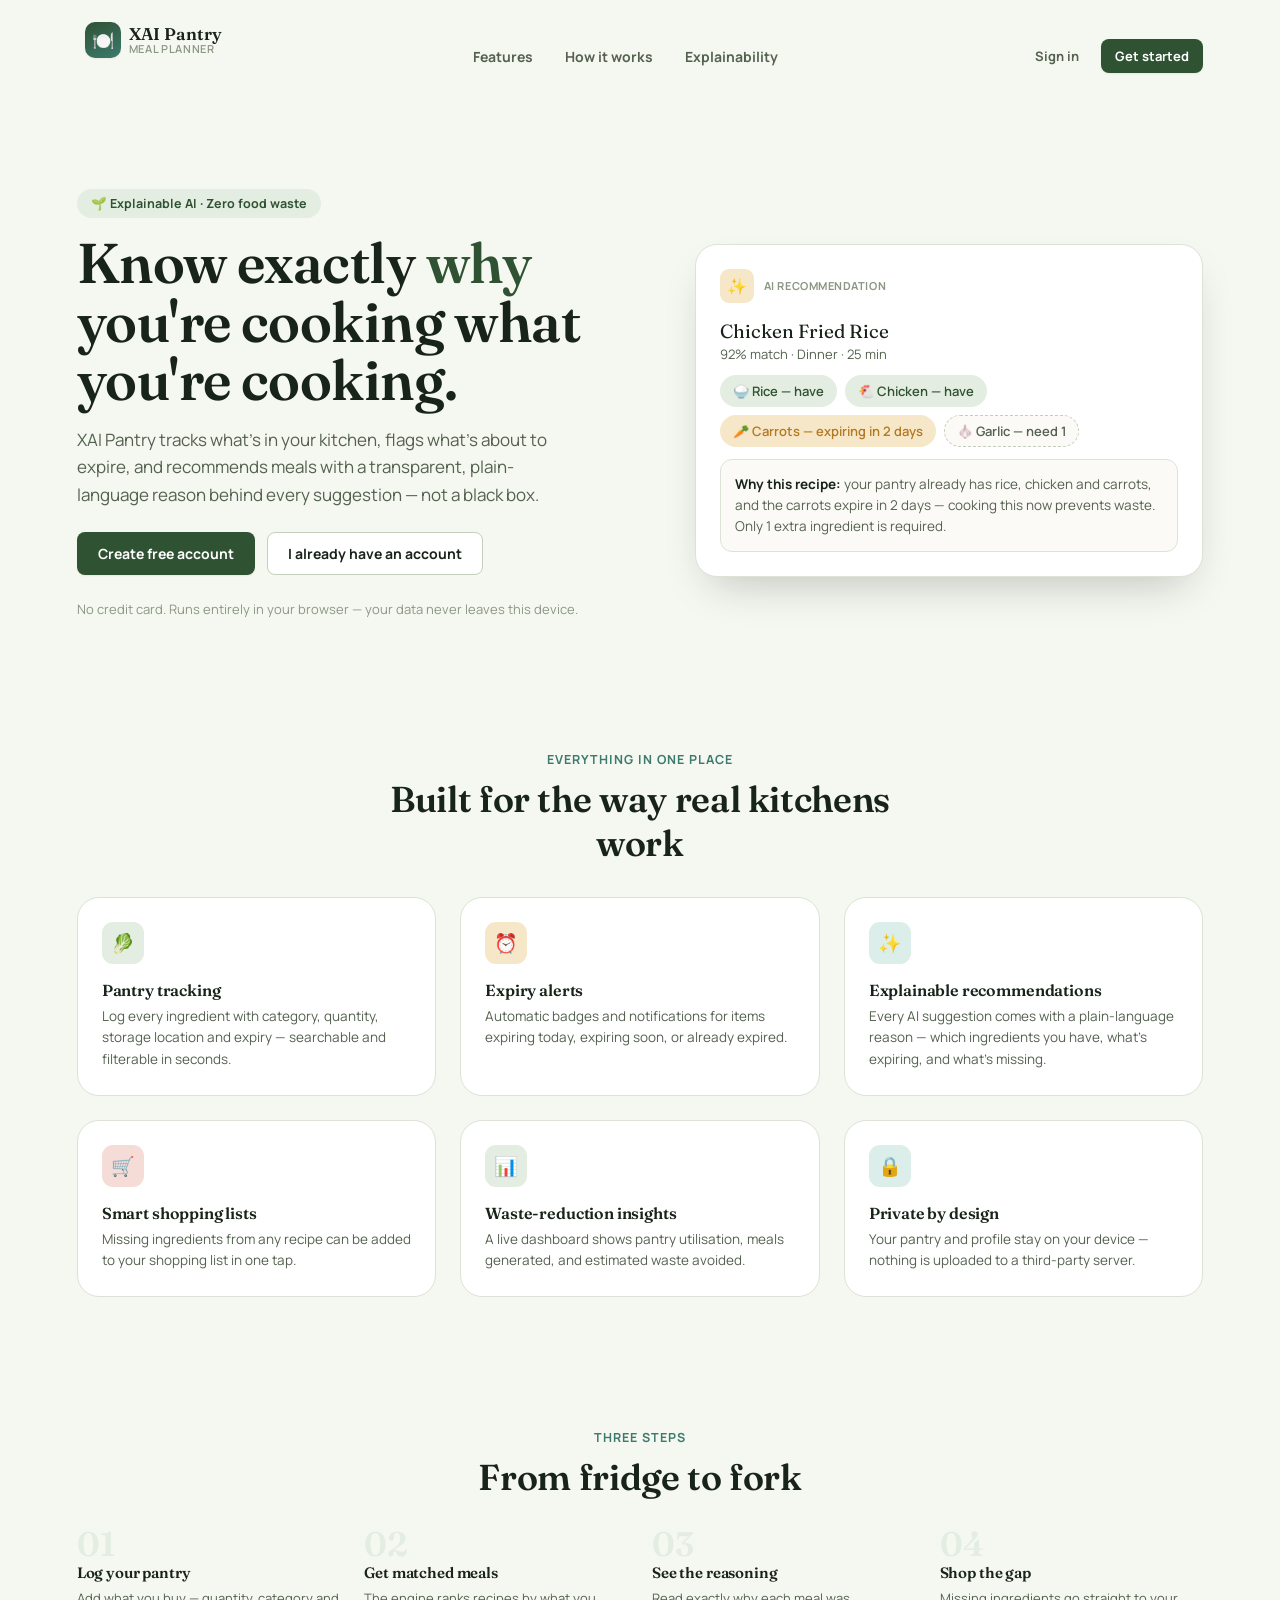
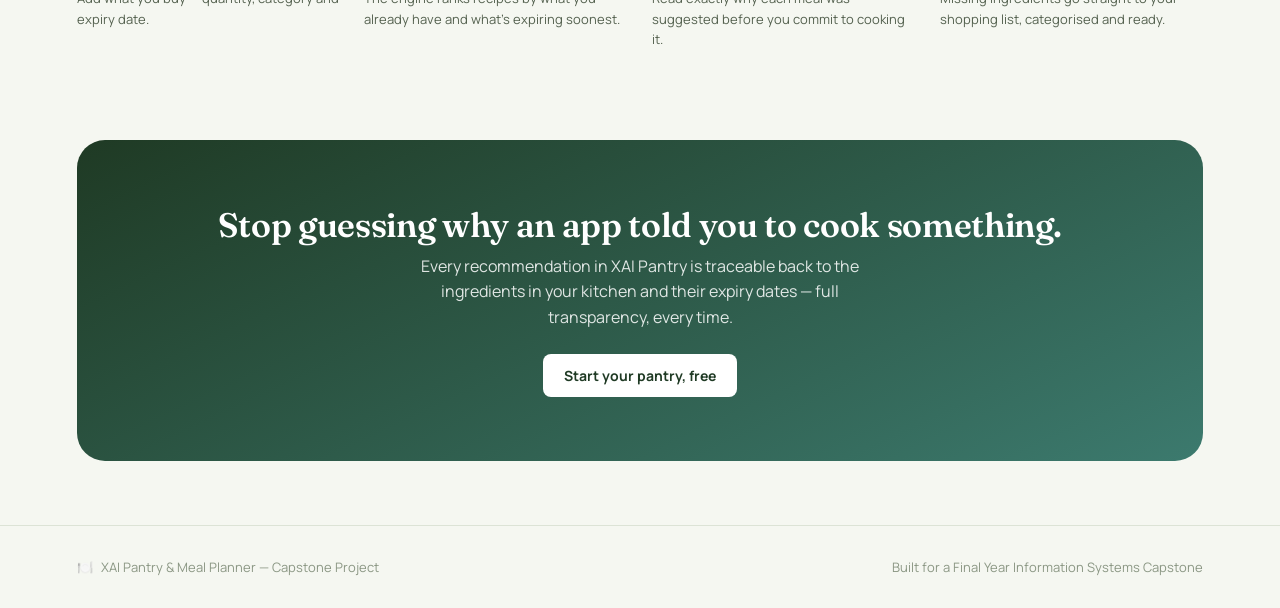
<file: index.html>
<!DOCTYPE html>
<html lang="en">
<head>
<meta charset="UTF-8">
<meta name="viewport" content="width=device-width, initial-scale=1.0">
<title>XAI Pantry — Explainable AI Pantry & Meal Planner</title>
<meta name="description" content="Track your pantry, cut food waste, and get AI meal recommendations that explain exactly why each dish was suggested.">
<link rel="icon" href="data:image/svg+xml,<svg xmlns=%22http://www.w3.org/2000/svg%22 viewBox=%220 0 100 100%22><text y=%22.9em%22 font-size=%2290%22>🍽️</text></svg>">
<link rel="stylesheet" href="assets/css/style.css">
<link rel="stylesheet" href="assets/css/pages.css">
</head>
<body>

<nav class="lp-nav">
  <div class="brand"><div class="brand-mark">🍽️</div><div class="brand-name">XAI Pantry<span>Meal Planner</span></div></div>
  <div class="lp-nav-links">
    <a href="#features">Features</a>
    <a href="#how">How it works</a>
    <a href="#explainable">Explainability</a>
  </div>
  <div class="flex gap-2">
    <a href="login.html" class="btn btn-ghost btn-sm">Sign in</a>
    <a href="register.html" class="btn btn-primary btn-sm">Get started</a>
  </div>
</nav>

<header class="lp-hero">
  <div>
    <span class="eyebrow">🌱 Explainable AI · Zero food waste</span>
    <h1>Know exactly <em>why</em> you're cooking what you're cooking.</h1>
    <p class="lead">XAI Pantry tracks what's in your kitchen, flags what's about to expire, and recommends meals with a transparent, plain-language reason behind every suggestion — not a black box.</p>
    <div class="lp-cta-row">
      <a href="register.html" class="btn btn-primary">Create free account</a>
      <a href="login.html" class="btn btn-secondary">I already have an account</a>
    </div>
    <p class="lp-trust">No credit card. Runs entirely in your browser — your data never leaves this device.</p>
  </div>

  <div class="reasoning-card">
    <div class="rc-head">
      <div class="ic">✨</div>
      <div><div class="text-sm" style="font-weight:700;color:var(--text-faint);text-transform:uppercase;letter-spacing:.05em;font-size:11px;">AI recommendation</div></div>
    </div>
    <div class="rc-recipe">Chicken Fried Rice</div>
    <div class="text-sm muted" style="margin-bottom:10px;">92% match · Dinner · 25 min</div>
    <div class="rc-trail">
      <span class="chip have">🍚 Rice — have</span>
      <span class="chip have">🐔 Chicken — have</span>
      <span class="chip expiring">🥕 Carrots — expiring in 2 days</span>
      <span class="chip missing">🧄 Garlic — need 1</span>
    </div>
    <div class="rc-why"><b>Why this recipe:</b> your pantry already has rice, chicken and carrots, and the carrots expire in 2 days — cooking this now prevents waste. Only 1 extra ingredient is required.</div>
  </div>
</header>

<section class="lp-section" id="features">
  <div class="lp-section-head">
    <span class="kicker">Everything in one place</span>
    <h2>Built for the way real kitchens work</h2>
  </div>
  <div class="feat-grid">
    <div class="feat-card"><div class="ic" style="background:var(--basil-100);color:var(--basil-700)">🥬</div><h3>Pantry tracking</h3><p>Log every ingredient with category, quantity, storage location and expiry — searchable and filterable in seconds.</p></div>
    <div class="feat-card"><div class="ic" style="background:var(--gold-100);color:var(--gold-600)">⏰</div><h3>Expiry alerts</h3><p>Automatic badges and notifications for items expiring today, expiring soon, or already expired.</p></div>
    <div class="feat-card"><div class="ic" style="background:var(--herb-100);color:var(--herb-600)">✨</div><h3>Explainable recommendations</h3><p>Every AI suggestion comes with a plain-language reason — which ingredients you have, what's expiring, and what's missing.</p></div>
    <div class="feat-card"><div class="ic" style="background:var(--clay-100);color:var(--clay-600)">🛒</div><h3>Smart shopping lists</h3><p>Missing ingredients from any recipe can be added to your shopping list in one tap.</p></div>
    <div class="feat-card"><div class="ic" style="background:var(--basil-100);color:var(--basil-700)">📊</div><h3>Waste-reduction insights</h3><p>A live dashboard shows pantry utilisation, meals generated, and estimated waste avoided.</p></div>
    <div class="feat-card"><div class="ic" style="background:var(--herb-100);color:var(--herb-600)">🔒</div><h3>Private by design</h3><p>Your pantry and profile stay on your device — nothing is uploaded to a third-party server.</p></div>
  </div>
</section>

<section class="lp-section" id="how">
  <div class="lp-section-head">
    <span class="kicker">Three steps</span>
    <h2>From fridge to fork</h2>
  </div>
  <div class="steps-row">
    <div class="step-card"><div class="num">01</div><h4>Log your pantry</h4><p>Add what you buy — quantity, category and expiry date.</p></div>
    <div class="step-card"><div class="num">02</div><h4>Get matched meals</h4><p>The engine ranks recipes by what you already have and what's expiring soonest.</p></div>
    <div class="step-card"><div class="num">03</div><h4>See the reasoning</h4><p>Read exactly why each meal was suggested before you commit to cooking it.</p></div>
    <div class="step-card"><div class="num">04</div><h4>Shop the gap</h4><p>Missing ingredients go straight to your shopping list, categorised and ready.</p></div>
  </div>
</section>

<section class="lp-cta-banner" id="explainable">
  <h2>Stop guessing why an app told you to cook something.</h2>
  <p>Every recommendation in XAI Pantry is traceable back to the ingredients in your kitchen and their expiry dates — full transparency, every time.</p>
  <a href="register.html" class="btn" style="background:#fff;color:var(--basil-900);">Start your pantry, free</a>
</section>

<footer class="lp-footer">
  <div class="flex gap-2" style="align-items:center;"><span>🍽️</span><span>XAI Pantry & Meal Planner — Capstone Project</span></div>
  <div>Built for a Final Year Information Systems Capstone</div>
</footer>

<script src="assets/js/app.js"></script>
</body>
</html>
</file>
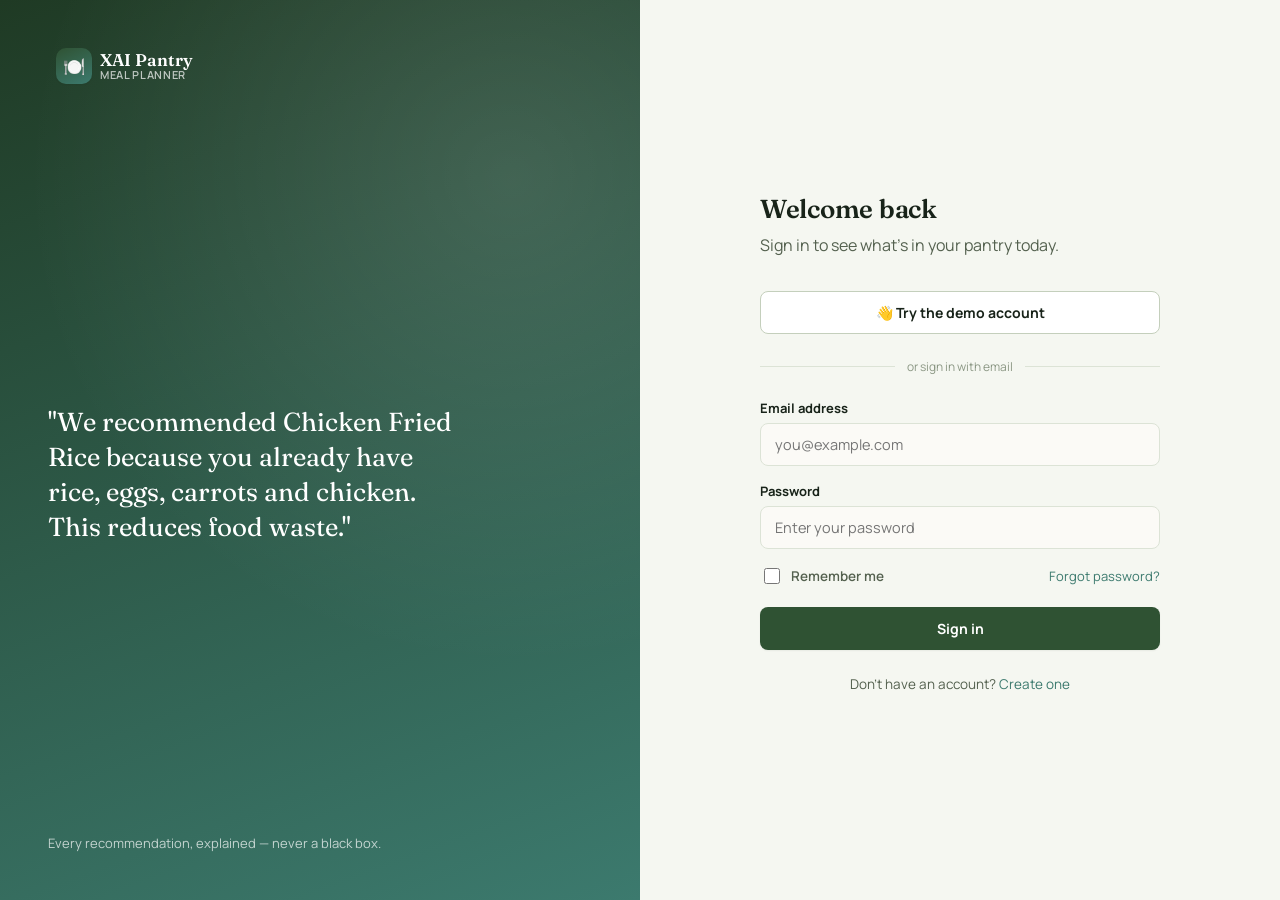
<file: dashboard.html>
<!DOCTYPE html>
<html lang="en">
<head>
<meta charset="UTF-8">
<meta name="viewport" content="width=device-width, initial-scale=1.0">
<title>Dashboard · XAI Pantry</title>
<link rel="stylesheet" href="assets/css/style.css">
<link rel="stylesheet" href="assets/css/pages.css">
</head>
<body>
<div class="app-shell" id="app-shell-root"></div>
<script src="assets/js/app.js"></script>
<script src="assets/js/recommend.js"></script>
<script src="assets/js/pages/dashboard.js"></script>
</body>
</html>
</file>
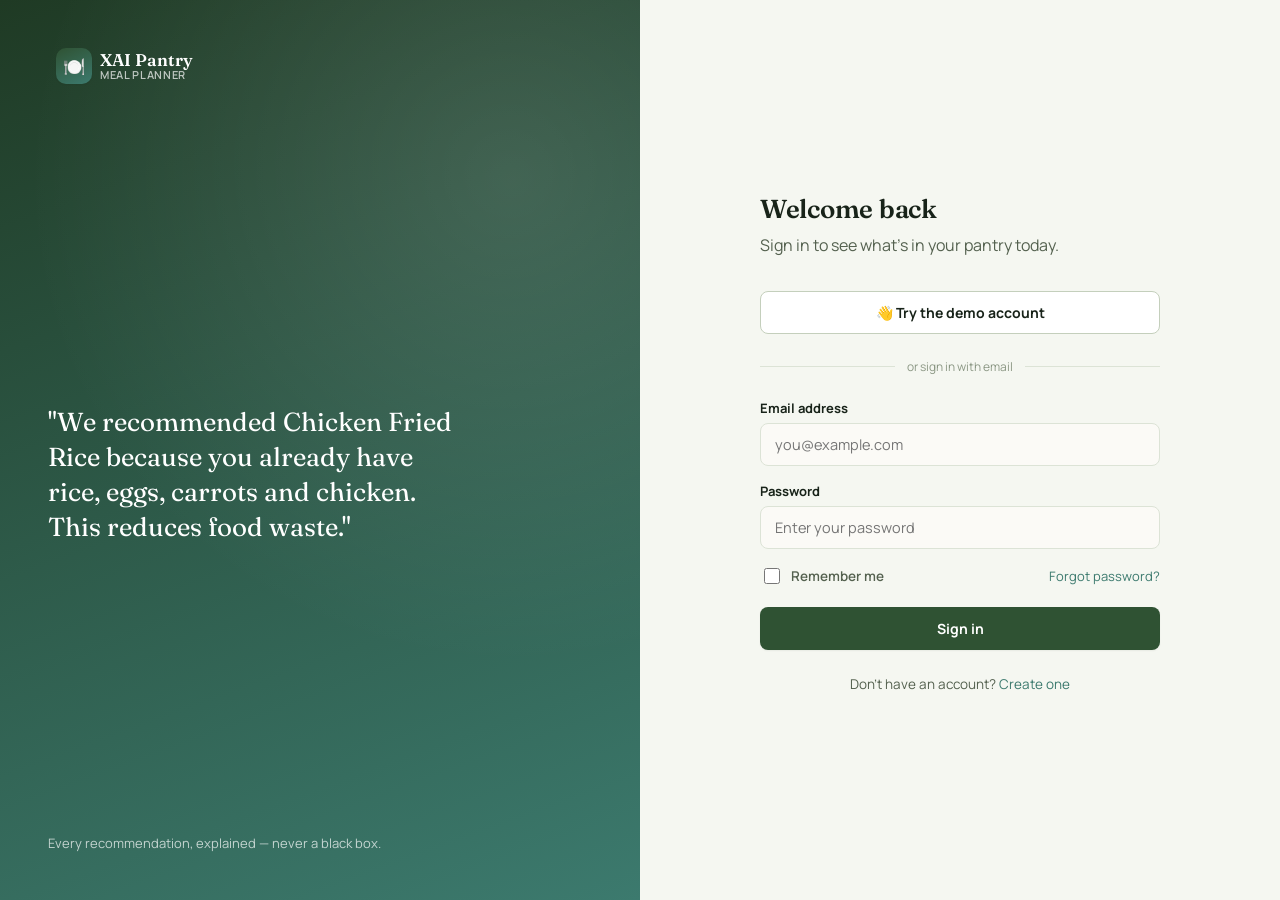
<file: login.html>
<!DOCTYPE html>
<html lang="en">
<head>
<meta charset="UTF-8">
<meta name="viewport" content="width=device-width, initial-scale=1.0">
<title>Sign in · XAI Pantry</title>
<link rel="stylesheet" href="assets/css/style.css">
<link rel="stylesheet" href="assets/css/pages.css">
</head>
<body>
<div class="auth-shell">
  <div class="auth-visual">
    <div class="av-top"><div class="brand"><div class="brand-mark">🍽️</div><div class="brand-name" style="color:#fff">XAI Pantry<span style="color:rgba(255,255,255,.7)">Meal Planner</span></div></div></div>
    <div class="av-quote">"We recommended Chicken Fried Rice because you already have rice, eggs, carrots and chicken. This reduces food waste."</div>
    <div class="av-foot">Every recommendation, explained — never a black box.</div>
  </div>
  <div class="auth-form-side">
    <div class="auth-box">
      <div class="brand" style="display:none"></div>
      <h1>Welcome back</h1>
      <p class="sub">Sign in to see what's in your pantry today.</p>

      <button type="button" class="btn btn-secondary btn-block" id="demoBtn">👋 Try the demo account</button>
      <div class="auth-divider">or sign in with email</div>

      <form id="loginForm" novalidate>
        <div class="field" id="f-email">
          <label for="email">Email address</label>
          <input class="input" type="email" id="email" placeholder="you@example.com" required>
          <div class="err-msg">Enter a valid email address.</div>
        </div>
        <div class="field" id="f-password">
          <label for="password">Password</label>
          <input class="input" type="password" id="password" placeholder="Enter your password" required>
          <div class="err-msg">Password is required.</div>
        </div>
        <div class="flex-between" style="margin-bottom:20px;">
          <label class="checkbox-row"><input type="checkbox" id="remember"> Remember me</label>
          <a href="#" class="text-sm" id="forgotLink">Forgot password?</a>
        </div>
        <button type="submit" class="btn btn-primary btn-block" id="submitBtn">Sign in</button>
      </form>
      <p class="auth-switch">Don't have an account? <a href="register.html">Create one</a></p>
    </div>
  </div>
</div>

<div class="modal-overlay" id="forgotModal">
  <div class="modal">
    <div class="modal-head"><h3>Reset password</h3><button class="modal-close">&times;</button></div>
    <div class="modal-body">
      <p>Enter the email on your account. In this offline demo, we'll simulate sending a reset link rather than emailing one.</p>
      <div class="field"><label for="resetEmail">Email address</label><input class="input" type="email" id="resetEmail" placeholder="you@example.com"></div>
      <button class="btn btn-primary btn-block" id="resetSendBtn">Send reset link</button>
    </div>
  </div>
</div>

<script src="assets/js/app.js"></script>
<script src="assets/js/pages/login.js"></script>
</body>
</html>
</file>
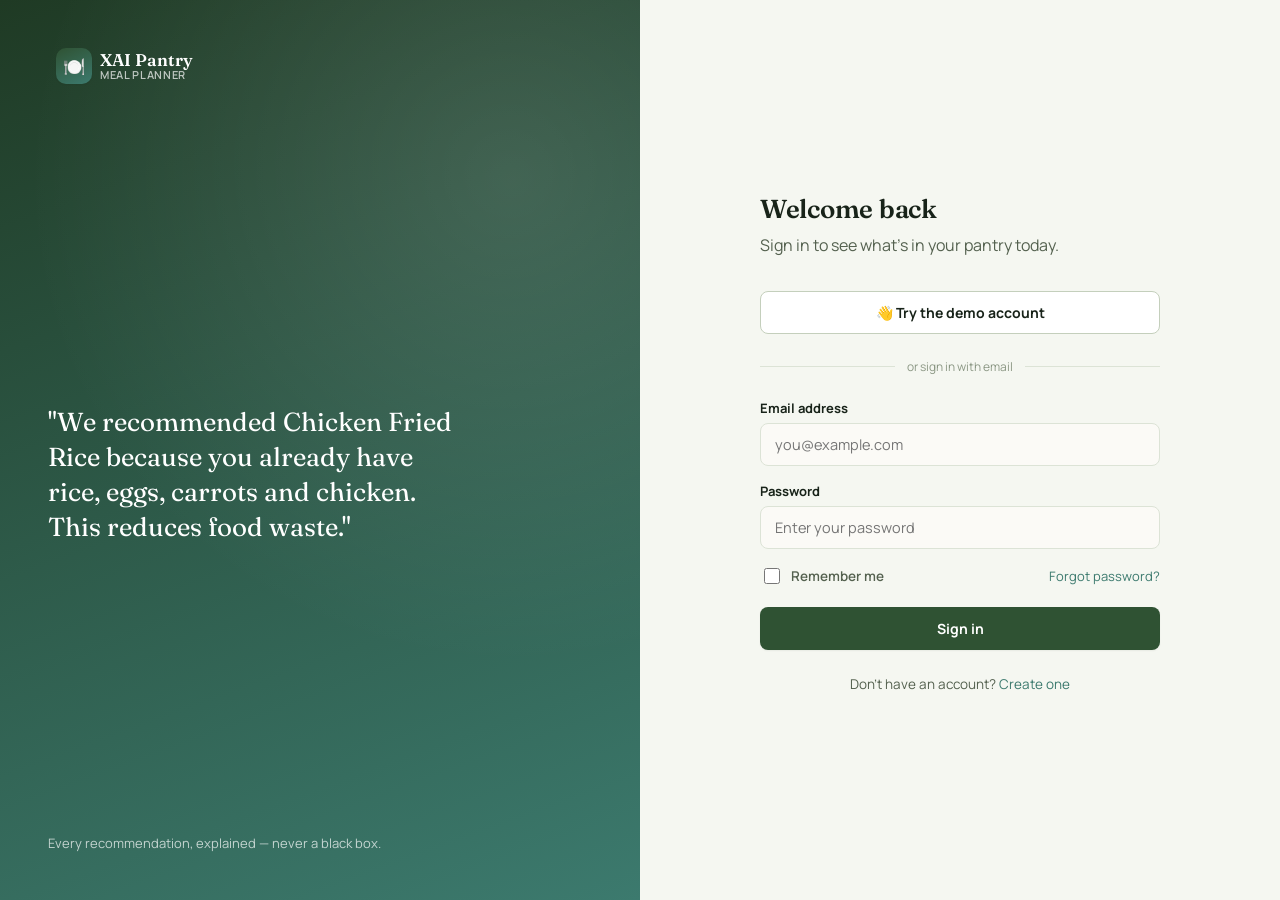
<file: meal-recommendation.html>
<!DOCTYPE html>
<html lang="en">
<head>
<meta charset="UTF-8">
<meta name="viewport" content="width=device-width, initial-scale=1.0">
<title>AI Meal Recommendation · XAI Pantry</title>
<link rel="stylesheet" href="assets/css/style.css">
<link rel="stylesheet" href="assets/css/pages.css">
</head>
<body>
<div class="app-shell" id="app-shell-root"></div>
<script src="assets/js/app.js"></script>
<script src="assets/js/recommend.js"></script>
<script src="assets/js/pages/meal-recommendation.js"></script>
</body>
</html>
</file>
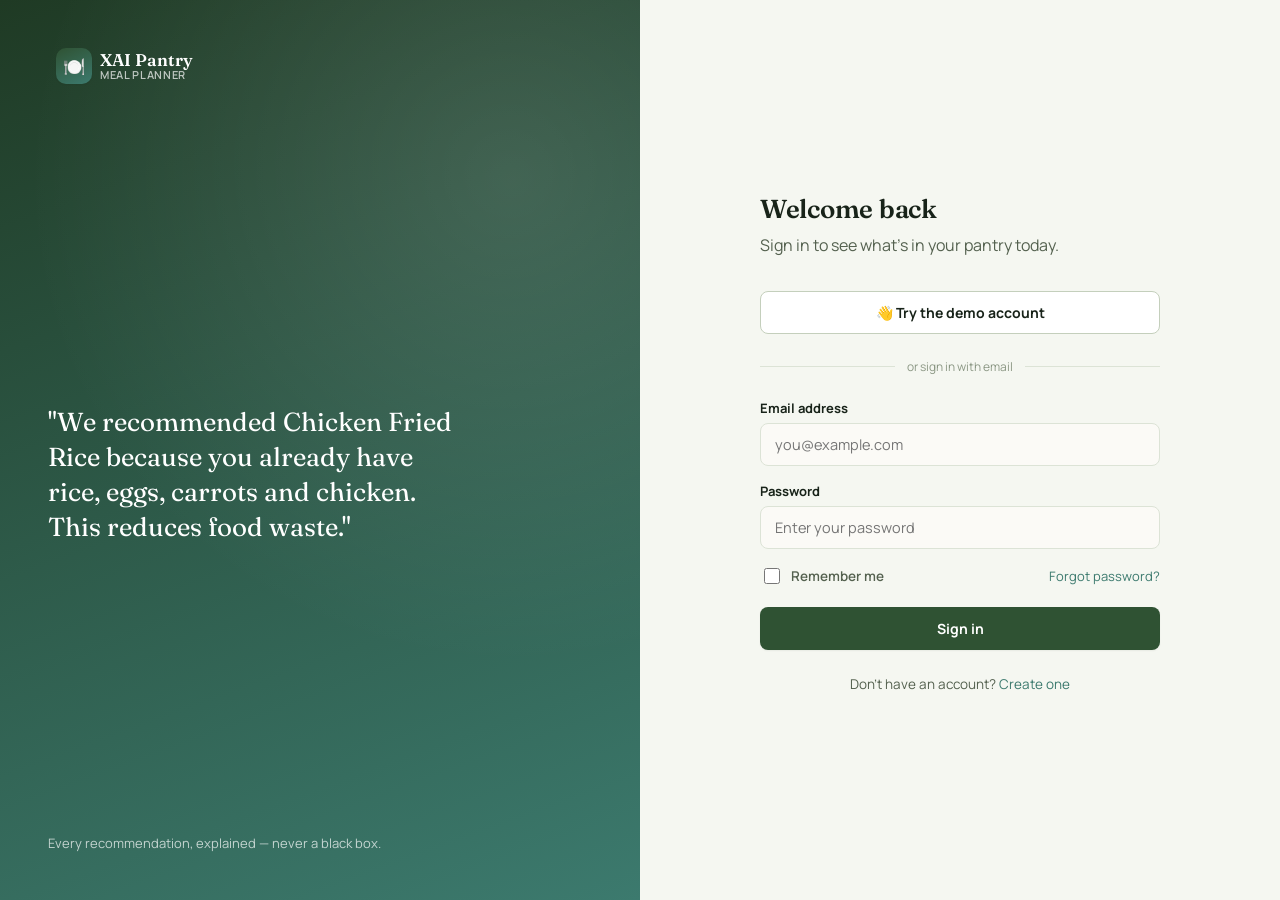
<file: notifications.html>
<!DOCTYPE html>
<html lang="en">
<head>
<meta charset="UTF-8">
<meta name="viewport" content="width=device-width, initial-scale=1.0">
<title>Notifications · XAI Pantry</title>
<link rel="stylesheet" href="assets/css/style.css">
<link rel="stylesheet" href="assets/css/pages.css">
</head>
<body>
<div class="app-shell" id="app-shell-root"></div>
<script src="assets/js/app.js"></script>
<script src="assets/js/pages/notifications.js"></script>
</body>
</html>
</file>
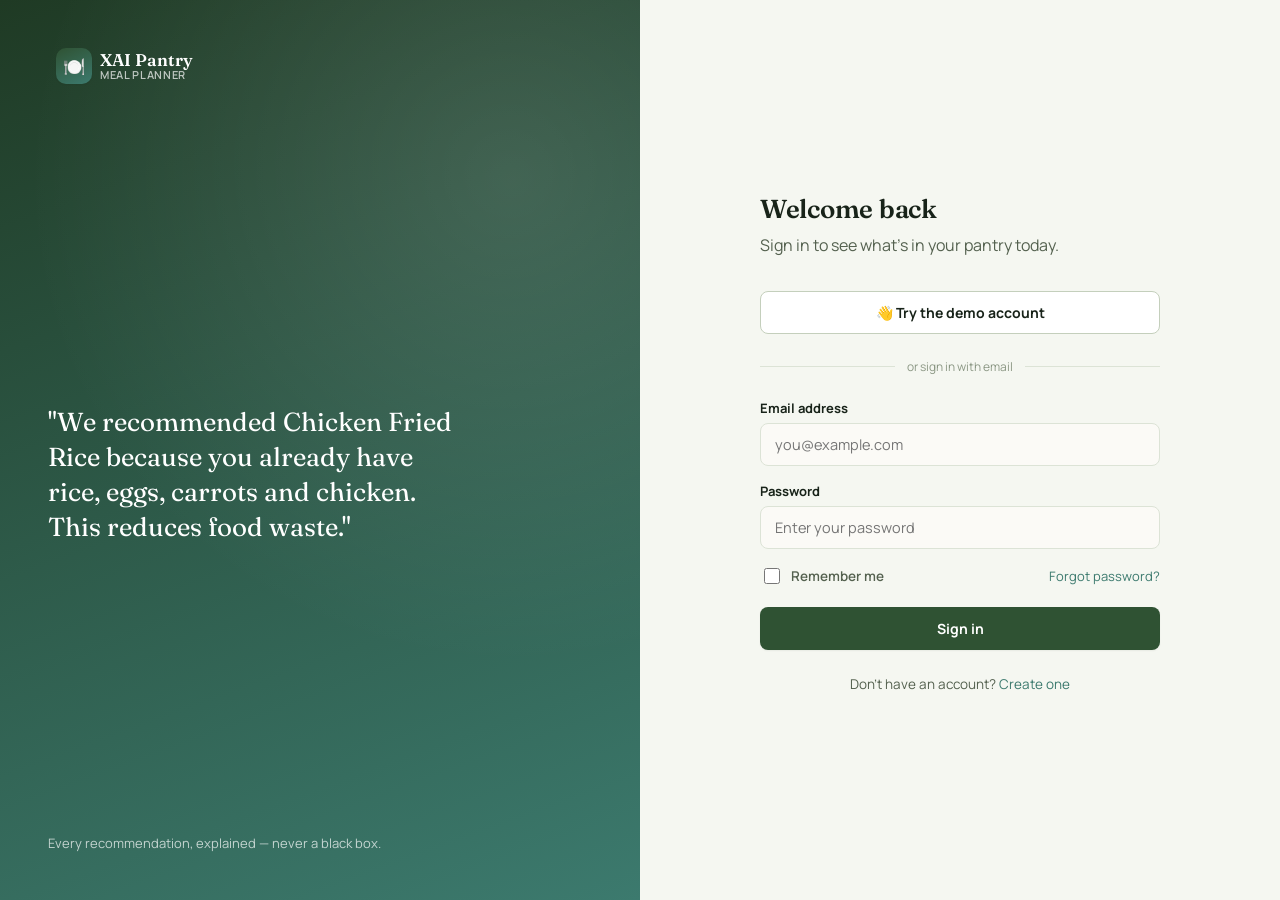
<file: pantry.html>
<!DOCTYPE html>
<html lang="en">
<head>
<meta charset="UTF-8">
<meta name="viewport" content="width=device-width, initial-scale=1.0">
<title>Pantry · XAI Pantry</title>
<link rel="stylesheet" href="assets/css/style.css">
<link rel="stylesheet" href="assets/css/pages.css">
</head>
<body>
<div class="app-shell" id="app-shell-root"></div>
<script src="assets/js/app.js"></script>
<script src="assets/js/pages/pantry.js"></script>
</body>
</html>
</file>
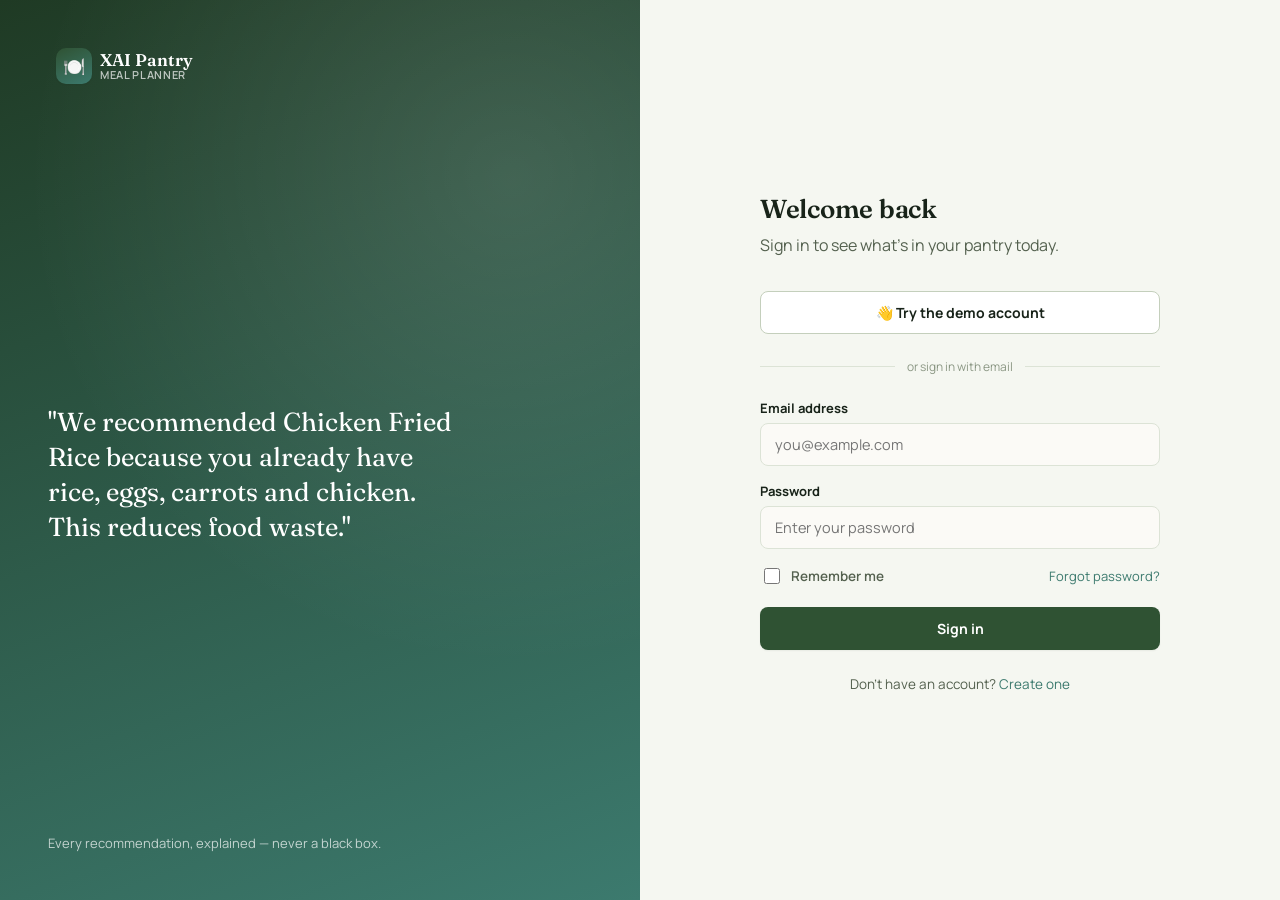
<file: profile.html>
<!DOCTYPE html>
<html lang="en">
<head>
<meta charset="UTF-8">
<meta name="viewport" content="width=device-width, initial-scale=1.0">
<title>Profile · XAI Pantry</title>
<link rel="stylesheet" href="assets/css/style.css">
<link rel="stylesheet" href="assets/css/pages.css">
</head>
<body>
<div class="app-shell" id="app-shell-root"></div>
<script src="assets/js/app.js"></script>
<script src="assets/js/pages/profile.js"></script>
</body>
</html>
</file>
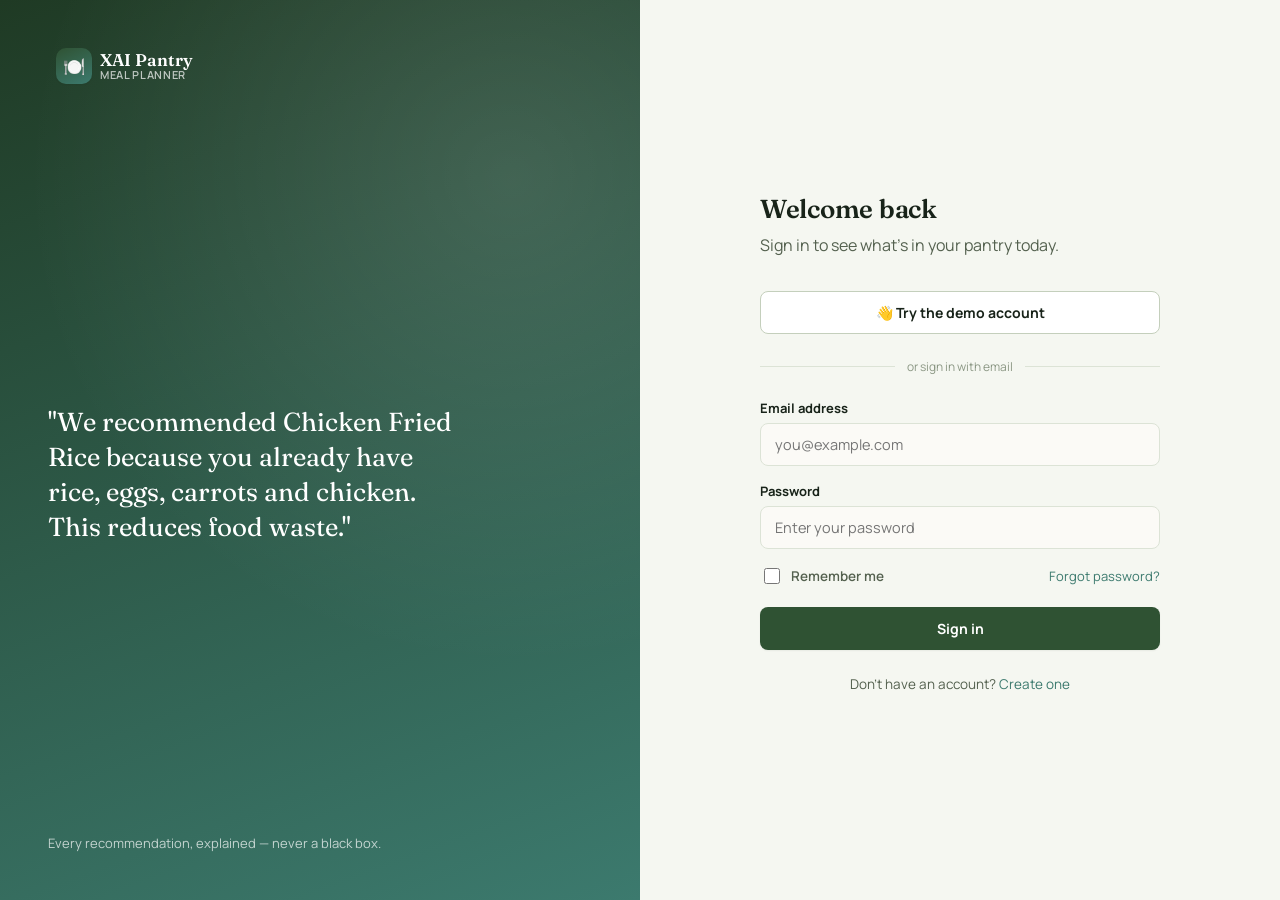
<file: recipe-details.html>
<!DOCTYPE html>
<html lang="en">
<head>
<meta charset="UTF-8">
<meta name="viewport" content="width=device-width, initial-scale=1.0">
<title>Recipe Details · XAI Pantry</title>
<link rel="stylesheet" href="assets/css/style.css">
<link rel="stylesheet" href="assets/css/pages.css">
</head>
<body>
<div class="app-shell" id="app-shell-root"></div>
<script src="assets/js/app.js"></script>
<script src="assets/js/recommend.js"></script>
<script src="assets/js/pages/recipe-details.js"></script>
</body>
</html>
</file>
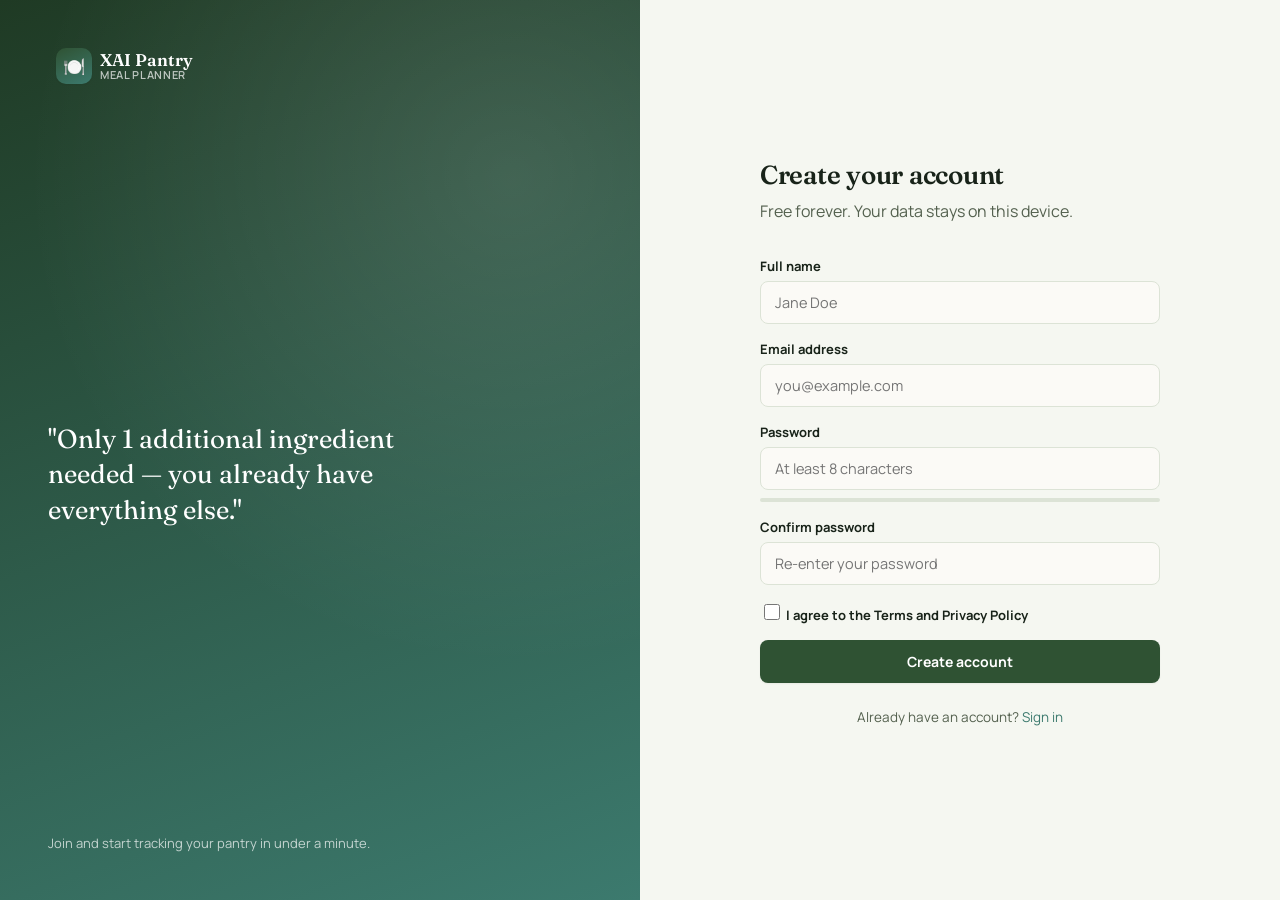
<file: register.html>
<!DOCTYPE html>
<html lang="en">
<head>
<meta charset="UTF-8">
<meta name="viewport" content="width=device-width, initial-scale=1.0">
<title>Create account · XAI Pantry</title>
<link rel="stylesheet" href="assets/css/style.css">
<link rel="stylesheet" href="assets/css/pages.css">
</head>
<body>
<div class="auth-shell">
  <div class="auth-visual">
    <div class="av-top"><div class="brand"><div class="brand-mark">🍽️</div><div class="brand-name" style="color:#fff">XAI Pantry<span style="color:rgba(255,255,255,.7)">Meal Planner</span></div></div></div>
    <div class="av-quote">"Only 1 additional ingredient needed — you already have everything else."</div>
    <div class="av-foot">Join and start tracking your pantry in under a minute.</div>
  </div>
  <div class="auth-form-side">
    <div class="auth-box">
      <h1>Create your account</h1>
      <p class="sub">Free forever. Your data stays on this device.</p>

      <form id="registerForm" novalidate>
        <div class="field" id="f-name">
          <label for="name">Full name</label>
          <input class="input" type="text" id="name" placeholder="Jane Doe" required>
          <div class="err-msg">Please enter your name.</div>
        </div>
        <div class="field" id="f-email">
          <label for="email">Email address</label>
          <input class="input" type="email" id="email" placeholder="you@example.com" required>
          <div class="err-msg">Enter a valid email address.</div>
        </div>
        <div class="field" id="f-password">
          <label for="password">Password</label>
          <input class="input" type="password" id="password" placeholder="At least 8 characters" required>
          <div class="pw-strength"><i id="pwBar"></i></div>
          <div class="err-msg">Password must be at least 8 characters.</div>
        </div>
        <div class="field" id="f-confirm">
          <label for="confirm">Confirm password</label>
          <input class="input" type="password" id="confirm" placeholder="Re-enter your password" required>
          <div class="err-msg">Passwords do not match.</div>
        </div>
        <div class="field">
          <label class="checkbox-row"><input type="checkbox" id="terms" required> I agree to the Terms and Privacy Policy</label>
        </div>
        <button type="submit" class="btn btn-primary btn-block" id="submitBtn">Create account</button>
      </form>
      <p class="auth-switch">Already have an account? <a href="login.html">Sign in</a></p>
    </div>
  </div>
</div>

<script src="assets/js/app.js"></script>
<script src="assets/js/pages/register.js"></script>
</body>
</html>
</file>
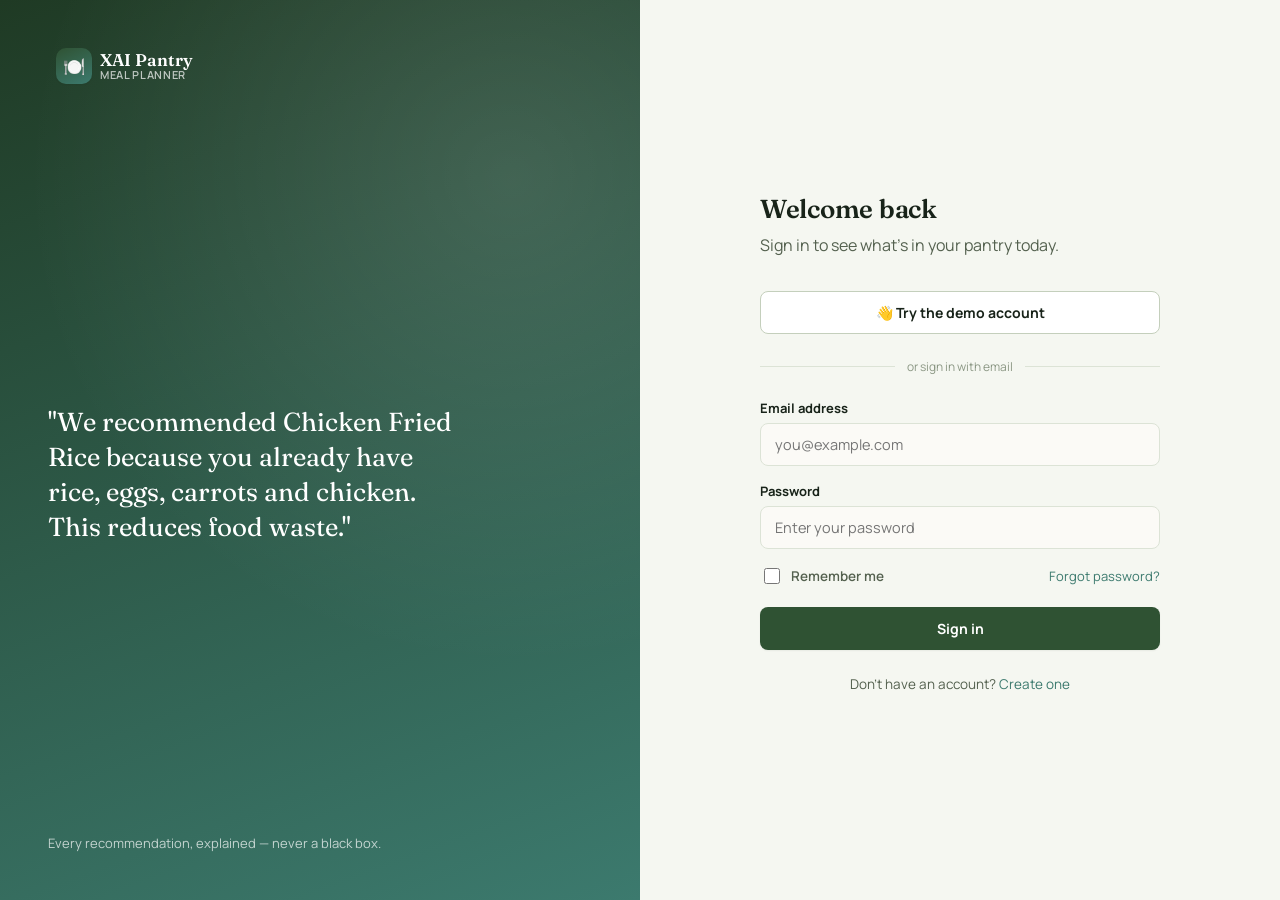
<file: shopping-list.html>
<!DOCTYPE html>
<html lang="en">
<head>
<meta charset="UTF-8">
<meta name="viewport" content="width=device-width, initial-scale=1.0">
<title>Shopping List · XAI Pantry</title>
<link rel="stylesheet" href="assets/css/style.css">
<link rel="stylesheet" href="assets/css/pages.css">
</head>
<body>
<div class="app-shell" id="app-shell-root"></div>
<script src="assets/js/app.js"></script>
<script src="assets/js/pages/shopping-list.js"></script>
</body>
</html>
</file>
<file: assets/css/style.css>
/* ============================================================
   XAI PANTRY — DESIGN SYSTEM
   Palette: pantry-shelf greens, turmeric gold, paprika clay.
   Type: Fraunces (display, restrained) + Manrope (UI/body).
   ============================================================ */

@import url('https://fonts.googleapis.com/css2?family=Fraunces:opsz,wght@9..144,400;9..144,500;9..144,600&family=Manrope:wght@400;500;600;700;800&display=swap');

:root{
  /* ---- brand palette ---- */
  --ink:#182319;
  --basil-900:#1F3A24;
  --basil-700:#2F5233;
  --basil-500:#3D6B43;
  --basil-100:#E4EDE1;
  --herb-600:#3C7A6E;
  --herb-100:#DCEEEA;
  --gold-600:#B4791F;
  --gold-500:#C98A2C;
  --gold-100:#F6E7C9;
  --clay-600:#9E3D2C;
  --clay-500:#B24C3A;
  --clay-100:#F5DCD6;

  /* ---- surfaces (light) ---- */
  --bg:#F5F7F1;
  --bg-alt:#EEF2E9;
  --surface:#FFFFFF;
  --surface-2:#FBFAF6;
  --border:#DCE3D6;
  --border-strong:#C4CFBC;
  --text:#182319;
  --text-muted:#54614F;
  --text-faint:#8B9784;

  /* ---- semantic ---- */
  --success:#3D6B43;
  --warning:#C98A2C;
  --danger:#B24C3A;
  --info:#3C7A6E;

  /* ---- elevation ---- */
  --shadow-sm:0 1px 2px rgba(24,35,25,.06);
  --shadow-md:0 6px 20px -8px rgba(24,35,25,.18);
  --shadow-lg:0 20px 45px -18px rgba(24,35,25,.28);

  /* ---- type ---- */
  --font-display:'Fraunces', serif;
  --font-body:'Manrope', -apple-system, BlinkMacSystemFont, 'Segoe UI', sans-serif;

  /* ---- radius / spacing ---- */
  --r-sm:8px;
  --r-md:14px;
  --r-lg:22px;
  --r-pill:999px;
  --sp-1:4px; --sp-2:8px; --sp-3:12px; --sp-4:16px; --sp-5:24px; --sp-6:32px; --sp-7:48px; --sp-8:64px;

  --sidebar-w:248px;
  --topbar-h:68px;
  --transition:180ms cubic-bezier(.4,0,.2,1);
}

[data-theme="dark"]{
  --bg:#101913;
  --bg-alt:#0C140F;
  --surface:#16211A;
  --surface-2:#1B2820;
  --border:#28382C;
  --border-strong:#374B3B;
  --text:#EAF0E6;
  --text-muted:#A9B7A2;
  --text-faint:#71806A;
  --basil-100:#1D2B21;
  --gold-100:#3A2D14;
  --clay-100:#3A211B;
  --herb-100:#17302B;
  --shadow-md:0 10px 30px -12px rgba(0,0,0,.55);
  --shadow-lg:0 24px 50px -20px rgba(0,0,0,.6);
}

*,*::before,*::after{box-sizing:border-box;}
html{-webkit-text-size-adjust:100%;}
body{
  margin:0;
  font-family:var(--font-body);
  background:var(--bg);
  color:var(--text);
  -webkit-font-smoothing:antialiased;
  transition:background var(--transition), color var(--transition);
}
h1,h2,h3,h4{
  font-family:var(--font-display);
  font-weight:600;
  color:var(--text);
  margin:0 0 var(--sp-2);
  letter-spacing:-.01em;
}
p{margin:0 0 var(--sp-3);color:var(--text-muted);line-height:1.6;}
a{color:var(--herb-600);text-decoration:none;}
a:hover{text-decoration:underline;}
ul{margin:0;padding:0;list-style:none;}
img{max-width:100%;display:block;}
button{font-family:inherit;}
:focus-visible{outline:2px solid var(--herb-600);outline-offset:2px;border-radius:4px;}
@media (prefers-reduced-motion: reduce){
  *{animation-duration:.001ms !important;animation-iteration-count:1 !important;transition-duration:.001ms !important;}
}

/* ---------- layout shell ---------- */
.app-shell{display:flex;min-height:100vh;}
.sidebar{
  width:var(--sidebar-w);
  flex-shrink:0;
  background:var(--surface);
  border-right:1px solid var(--border);
  display:flex;flex-direction:column;
  padding:var(--sp-5) var(--sp-4);
  position:fixed;top:0;bottom:0;left:0;
  transition:transform var(--transition);
  z-index:40;
}
.brand{display:flex;align-items:center;gap:var(--sp-2);margin-bottom:var(--sp-6);padding:0 var(--sp-2);}
.brand-mark{
  width:36px;height:36px;border-radius:10px;
  background:linear-gradient(155deg,var(--basil-700),var(--herb-600));
  display:flex;align-items:center;justify-content:center;
  font-size:18px;flex-shrink:0;box-shadow:var(--shadow-sm);
}
.brand-name{font-family:var(--font-display);font-weight:600;font-size:17px;line-height:1.1;}
.brand-name span{display:block;font-family:var(--font-body);font-size:11px;color:var(--text-faint);font-weight:600;letter-spacing:.06em;text-transform:uppercase;}

.nav-group{margin-bottom:var(--sp-5);}
.nav-label{font-size:11px;font-weight:700;letter-spacing:.08em;text-transform:uppercase;color:var(--text-faint);padding:0 var(--sp-3);margin-bottom:var(--sp-2);}
.nav-link{
  display:flex;align-items:center;gap:var(--sp-3);
  padding:10px var(--sp-3);border-radius:var(--r-sm);
  color:var(--text-muted);font-weight:600;font-size:14.5px;
  margin-bottom:2px;transition:background var(--transition),color var(--transition);
  position:relative;
}
.nav-link .ic{width:20px;text-align:center;flex-shrink:0;}
.nav-link:hover{background:var(--bg-alt);color:var(--text);text-decoration:none;}
.nav-link.active{background:var(--basil-100);color:var(--basil-700);}
[data-theme="dark"] .nav-link.active{color:#B7D9B6;}
.nav-badge{margin-left:auto;background:var(--clay-500);color:#fff;font-size:11px;font-weight:700;padding:1px 7px;border-radius:var(--r-pill);}

.sidebar-foot{margin-top:auto;padding-top:var(--sp-4);border-top:1px solid var(--border);}
.user-chip{display:flex;align-items:center;gap:var(--sp-3);padding:var(--sp-2) var(--sp-3);border-radius:var(--r-sm);cursor:pointer;}
.user-chip:hover{background:var(--bg-alt);}
.avatar{
  width:36px;height:36px;border-radius:var(--r-pill);
  background:linear-gradient(155deg,var(--gold-500),var(--clay-500));
  color:#fff;display:flex;align-items:center;justify-content:center;font-weight:700;font-size:14px;flex-shrink:0;
}
.user-chip .who{overflow:hidden;}
.user-chip .who b{display:block;font-size:13.5px;color:var(--text);overflow:hidden;text-overflow:ellipsis;white-space:nowrap;}
.user-chip .who small{color:var(--text-faint);font-size:12px;}

.content{margin-left:var(--sidebar-w);flex:1;min-width:0;display:flex;flex-direction:column;}
.topbar{
  height:var(--topbar-h);flex-shrink:0;
  display:flex;align-items:center;justify-content:space-between;
  padding:0 var(--sp-6);border-bottom:1px solid var(--border);
  background:var(--surface);position:sticky;top:0;z-index:30;
  gap:var(--sp-4);
}
.topbar h1{font-size:20px;margin:0;}
.topbar-right{display:flex;align-items:center;gap:var(--sp-3);}
.menu-btn{display:none;}
.page-body{padding:var(--sp-6);max-width:1280px;width:100%;margin:0 auto;flex:1;}

@media (max-width:960px){
  .sidebar{transform:translateX(-100%);}
  .sidebar.open{transform:translateX(0);}
  .content{margin-left:0;}
  .menu-btn{display:flex;}
  .page-body{padding:var(--sp-4);}
  .topbar{padding:0 var(--sp-4);}
}

/* ---------- buttons ---------- */
.btn{
  display:inline-flex;align-items:center;justify-content:center;gap:8px;
  padding:11px 20px;border-radius:var(--r-sm);border:1px solid transparent;
  font-weight:700;font-size:14px;cursor:pointer;transition:transform var(--transition),box-shadow var(--transition),background var(--transition),border-color var(--transition);
  white-space:nowrap;
}
.btn:active{transform:scale(.97);}
.btn-primary{background:var(--basil-700);color:#fff;box-shadow:var(--shadow-sm);}
.btn-primary:hover{background:var(--basil-900);text-decoration:none;}
.btn-secondary{background:var(--surface);color:var(--text);border-color:var(--border-strong);}
.btn-secondary:hover{background:var(--bg-alt);text-decoration:none;}
.btn-ghost{background:transparent;color:var(--text-muted);}
.btn-ghost:hover{background:var(--bg-alt);color:var(--text);text-decoration:none;}
.btn-danger{background:var(--clay-500);color:#fff;}
.btn-danger:hover{background:var(--clay-600);}
.btn-sm{padding:7px 13px;font-size:13px;border-radius:8px;}
.btn-icon{padding:9px;border-radius:var(--r-sm);}
.btn[disabled]{opacity:.55;cursor:not-allowed;}
.btn-block{width:100%;}

/* ---------- cards / panels ---------- */
.card{background:var(--surface);border:1px solid var(--border);border-radius:var(--r-lg);padding:var(--sp-5);box-shadow:var(--shadow-sm);}
.panel-title{display:flex;align-items:center;justify-content:space-between;margin-bottom:var(--sp-4);}
.panel-title h2{font-size:17px;margin:0;}

.stat-card{background:var(--surface);border:1px solid var(--border);border-radius:var(--r-lg);padding:var(--sp-5);position:relative;overflow:hidden;}
.stat-card .stat-ic{width:38px;height:38px;border-radius:10px;display:flex;align-items:center;justify-content:center;font-size:18px;margin-bottom:var(--sp-3);}
.stat-card .stat-value{font-family:var(--font-display);font-size:30px;font-weight:600;line-height:1;}
.stat-card .stat-label{color:var(--text-muted);font-size:13px;font-weight:600;margin-top:6px;}
.stat-card .stat-trend{position:absolute;top:var(--sp-5);right:var(--sp-5);font-size:12px;font-weight:700;padding:3px 8px;border-radius:var(--r-pill);}

/* ---------- badges / chips ---------- */
.badge{display:inline-flex;align-items:center;gap:5px;font-size:12px;font-weight:700;padding:3px 10px;border-radius:var(--r-pill);}
.badge-ok{background:var(--basil-100);color:var(--basil-700);}
.badge-warn{background:var(--gold-100);color:var(--gold-600);}
.badge-danger{background:var(--clay-100);color:var(--clay-600);}
.badge-info{background:var(--herb-100);color:var(--herb-600);}
.badge-neutral{background:var(--bg-alt);color:var(--text-muted);}

.chip{display:inline-flex;align-items:center;gap:6px;background:var(--bg-alt);border:1px solid var(--border);padding:6px 12px;border-radius:var(--r-pill);font-size:13px;font-weight:600;color:var(--text);}
.chip.have{background:var(--basil-100);border-color:transparent;color:var(--basil-700);}
.chip.expiring{background:var(--gold-100);border-color:transparent;color:var(--gold-600);}
.chip.missing{background:var(--surface-2);border:1px dashed var(--border-strong);color:var(--text-muted);}

/* ---------- forms ---------- */
.field{margin-bottom:var(--sp-4);}
.field label{display:block;font-size:13px;font-weight:700;margin-bottom:6px;color:var(--text);}
.field .hint{font-size:12px;color:var(--text-faint);margin-top:5px;}
.input,select.input,textarea.input{
  width:100%;padding:11px 14px;border-radius:var(--r-sm);border:1.5px solid var(--border);
  background:var(--surface-2);color:var(--text);font-size:14.5px;font-family:inherit;
  transition:border-color var(--transition),box-shadow var(--transition);
}
.input:focus{outline:none;border-color:var(--herb-600);box-shadow:0 0 0 3px rgba(60,122,110,.15);}
.input.err{border-color:var(--clay-500);}
.err-msg{color:var(--clay-600);font-size:12.5px;margin-top:5px;font-weight:600;display:none;}
.field.invalid .err-msg{display:block;}
.field.invalid .input{border-color:var(--clay-500);}
.input-row{display:flex;gap:var(--sp-3);}
.input-row>*{flex:1;}
.checkbox-row{display:flex;align-items:center;gap:8px;font-size:13.5px;color:var(--text-muted);font-weight:600;}
.checkbox-row input{width:16px;height:16px;accent-color:var(--basil-700);}
.pw-strength{height:4px;border-radius:2px;background:var(--border);margin-top:8px;overflow:hidden;}
.pw-strength i{display:block;height:100%;width:0%;background:var(--clay-500);transition:width var(--transition),background var(--transition);}

/* ---------- table ---------- */
.table-wrap{overflow-x:auto;border:1px solid var(--border);border-radius:var(--r-lg);background:var(--surface);}
table{width:100%;border-collapse:collapse;min-width:640px;}
thead th{text-align:left;font-size:11.5px;text-transform:uppercase;letter-spacing:.06em;color:var(--text-faint);padding:14px 18px;border-bottom:1px solid var(--border);background:var(--surface-2);font-weight:700;}
tbody td{padding:14px 18px;border-bottom:1px solid var(--border);font-size:14px;color:var(--text);vertical-align:middle;}
tbody tr:last-child td{border-bottom:none;}
tbody tr{transition:background var(--transition);}
tbody tr:hover{background:var(--bg-alt);}
.cell-muted{color:var(--text-muted);}
.row-actions{display:flex;gap:6px;}

/* ---------- modal ---------- */
.modal-overlay{position:fixed;inset:0;background:rgba(16,25,19,.5);backdrop-filter:blur(2px);display:none;align-items:center;justify-content:center;z-index:100;padding:var(--sp-4);}
.modal-overlay.open{display:flex;}
.modal{background:var(--surface);border-radius:var(--r-lg);width:100%;max-width:480px;max-height:88vh;overflow:auto;box-shadow:var(--shadow-lg);animation:modalIn .18s ease;}
@keyframes modalIn{from{opacity:0;transform:translateY(8px) scale(.98);}to{opacity:1;transform:none;}}
.modal-head{display:flex;align-items:center;justify-content:space-between;padding:var(--sp-5) var(--sp-5) var(--sp-4);border-bottom:1px solid var(--border);}
.modal-head h3{margin:0;font-size:18px;}
.modal-body{padding:var(--sp-5);}
.modal-foot{padding:var(--sp-4) var(--sp-5);border-top:1px solid var(--border);display:flex;justify-content:flex-end;gap:var(--sp-3);}
.modal-close{background:none;border:none;font-size:20px;color:var(--text-faint);cursor:pointer;line-height:1;padding:4px;}

/* ---------- toast ---------- */
.toast-stack{position:fixed;bottom:var(--sp-5);right:var(--sp-5);display:flex;flex-direction:column;gap:10px;z-index:200;max-width:340px;}
.toast{
  background:var(--ink);color:#fff;padding:13px 16px;border-radius:var(--r-sm);
  box-shadow:var(--shadow-lg);font-size:13.5px;font-weight:600;display:flex;align-items:flex-start;gap:10px;
  animation:toastIn .22s ease;
}
@keyframes toastIn{from{opacity:0;transform:translateY(10px);}to{opacity:1;transform:none;}}
.toast.success{background:var(--basil-900);}
.toast.error{background:var(--clay-600);}
.toast.info{background:var(--herb-600);}
.toast .tic{flex-shrink:0;}

/* ---------- empty state ---------- */
.empty-state{text-align:center;padding:var(--sp-8) var(--sp-5);color:var(--text-muted);}
.empty-state .ic{font-size:38px;margin-bottom:var(--sp-3);}
.empty-state h3{font-size:16px;margin-bottom:6px;}
.empty-state p{max-width:340px;margin:0 auto var(--sp-4);font-size:13.5px;}

/* ---------- skeleton ---------- */
.skel{background:linear-gradient(90deg,var(--border) 25%,var(--bg-alt) 37%,var(--border) 63%);background-size:400% 100%;animation:skel 1.4s ease infinite;border-radius:8px;}
@keyframes skel{0%{background-position:100% 50%;}100%{background-position:0 50%;}}

/* ---------- misc ---------- */
.divider{height:1px;background:var(--border);margin:var(--sp-5) 0;}
.muted{color:var(--text-muted);}
.text-sm{font-size:13px;}
.flex{display:flex;}
.flex-between{display:flex;align-items:center;justify-content:space-between;}
.gap-2{gap:8px;}
.gap-3{gap:12px;}
.theme-toggle{
  width:40px;height:40px;border-radius:var(--r-pill);border:1px solid var(--border);background:var(--surface);
  display:flex;align-items:center;justify-content:center;cursor:pointer;font-size:16px;color:var(--text-muted);
}
.theme-toggle:hover{background:var(--bg-alt);}
.icon-btn{width:40px;height:40px;border-radius:var(--r-pill);border:1px solid var(--border);background:var(--surface);display:flex;align-items:center;justify-content:center;cursor:pointer;color:var(--text-muted);position:relative;}
.icon-btn:hover{background:var(--bg-alt);}
.dot-alert{position:absolute;top:6px;right:7px;width:8px;height:8px;border-radius:50%;background:var(--clay-500);border:2px solid var(--surface);}

.scrim-load{position:fixed;inset:0;background:var(--bg);z-index:9999;display:flex;align-items:center;justify-content:center;transition:opacity .25s ease;}
.scrim-load .spin{width:34px;height:34px;border-radius:50%;border:3px solid var(--border);border-top-color:var(--basil-700);animation:spin .7s linear infinite;}
@keyframes spin{to{transform:rotate(360deg);}}
</file>
<file: assets/css/pages.css>
/* ============ LANDING ============ */
.lp-nav{display:flex;align-items:center;justify-content:space-between;padding:22px 6vw;max-width:1280px;margin:0 auto;}
.lp-nav-links{display:flex;align-items:center;gap:var(--sp-6);}
.lp-nav-links a{color:var(--text-muted);font-weight:700;font-size:14px;}
.lp-hero{padding:6vw 6vw 4vw;max-width:1280px;margin:0 auto;display:grid;grid-template-columns:1.05fr .95fr;gap:56px;align-items:center;}
.eyebrow{display:inline-flex;align-items:center;gap:8px;background:var(--basil-100);color:var(--basil-700);font-weight:700;font-size:12.5px;padding:6px 14px;border-radius:var(--r-pill);margin-bottom:var(--sp-4);}
.lp-hero h1{font-size:clamp(34px,4.4vw,56px);line-height:1.05;margin-bottom:var(--sp-4);}
.lp-hero h1 em{font-style:normal;color:var(--basil-700);}
[data-theme="dark"] .lp-hero h1 em{color:#8FCB8F;}
.lp-hero p.lead{font-size:17px;color:var(--text-muted);max-width:480px;margin-bottom:var(--sp-5);}
.lp-cta-row{display:flex;gap:var(--sp-3);flex-wrap:wrap;margin-bottom:var(--sp-5);}
.lp-trust{color:var(--text-faint);font-size:13px;}

.reasoning-card{background:var(--surface);border:1px solid var(--border);border-radius:var(--r-lg);padding:var(--sp-5);box-shadow:var(--shadow-lg);}
.reasoning-card .rc-head{display:flex;align-items:center;gap:10px;margin-bottom:var(--sp-4);}
.reasoning-card .rc-head .ic{width:34px;height:34px;border-radius:9px;background:var(--gold-100);color:var(--gold-600);display:flex;align-items:center;justify-content:center;}
.rc-recipe{font-family:var(--font-display);font-size:19px;margin-bottom:2px;}
.rc-trail{display:flex;flex-wrap:wrap;gap:8px;margin:var(--sp-3) 0;}
.rc-why{background:var(--surface-2);border:1px solid var(--border);border-radius:12px;padding:14px;font-size:13.5px;color:var(--text-muted);line-height:1.55;}
.rc-why b{color:var(--text);}

.lp-section{padding:5vw 6vw;max-width:1280px;margin:0 auto;}
.lp-section-head{text-align:center;max-width:560px;margin:0 auto var(--sp-6);}
.lp-section-head .kicker{color:var(--herb-600);font-weight:700;font-size:12.5px;letter-spacing:.08em;text-transform:uppercase;}
.lp-section-head h2{font-size:clamp(26px,3vw,36px);margin-top:8px;}
.feat-grid{display:grid;grid-template-columns:repeat(3,1fr);gap:var(--sp-5);}
.feat-card{background:var(--surface);border:1px solid var(--border);border-radius:var(--r-lg);padding:var(--sp-5);}
.feat-card .ic{width:42px;height:42px;border-radius:11px;display:flex;align-items:center;justify-content:center;font-size:19px;margin-bottom:var(--sp-4);}
.feat-card h3{font-size:16px;margin-bottom:6px;}
.feat-card p{font-size:13.5px;margin:0;}

.steps-row{display:grid;grid-template-columns:repeat(4,1fr);gap:var(--sp-5);}
.step-card{position:relative;padding-top:var(--sp-6);}
.step-card .num{font-family:var(--font-display);font-size:34px;color:var(--basil-100);font-weight:600;position:absolute;top:-8px;left:0;}
[data-theme="dark"] .step-card .num{color:var(--basil-700);opacity:.4;}
.step-card h4{font-size:15px;margin-bottom:6px;}
.step-card p{font-size:13px;margin:0;}

.lp-cta-banner{background:linear-gradient(155deg,var(--basil-900),var(--herb-600));border-radius:28px;padding:5vw;text-align:center;color:#fff;margin:2vw 6vw 5vw;}
.lp-cta-banner h2{color:#fff;font-size:clamp(24px,3vw,34px);}
.lp-cta-banner p{color:rgba(255,255,255,.85);max-width:480px;margin:0 auto var(--sp-5);}
.lp-footer{padding:var(--sp-6) 6vw;border-top:1px solid var(--border);display:flex;justify-content:space-between;align-items:center;color:var(--text-faint);font-size:13px;flex-wrap:wrap;gap:12px;}

@media (max-width:900px){
  .lp-hero{grid-template-columns:1fr;}
  .feat-grid{grid-template-columns:repeat(2,1fr);}
  .steps-row{grid-template-columns:repeat(2,1fr);}
  .lp-nav-links{display:none;}
}
@media (max-width:560px){.feat-grid{grid-template-columns:1fr;}.steps-row{grid-template-columns:1fr;}}

/* ============ AUTH ============ */
.auth-shell{min-height:100vh;display:grid;grid-template-columns:1fr 1fr;}
.auth-visual{background:linear-gradient(160deg,var(--basil-900),var(--herb-600));position:relative;display:flex;flex-direction:column;justify-content:space-between;padding:var(--sp-7);color:#fff;overflow:hidden;}
.auth-visual::after{content:"";position:absolute;inset:0;background:radial-gradient(circle at 80% 20%,rgba(255,255,255,.12),transparent 55%);}
.auth-visual .av-top{position:relative;z-index:1;}
.auth-visual .av-quote{position:relative;z-index:1;font-family:var(--font-display);font-size:26px;line-height:1.35;max-width:420px;}
.auth-visual .av-foot{position:relative;z-index:1;color:rgba(255,255,255,.7);font-size:13px;}
.auth-form-side{display:flex;align-items:center;justify-content:center;padding:var(--sp-6);}
.auth-box{width:100%;max-width:400px;}
.auth-box .brand{margin-bottom:var(--sp-6);}
.auth-box h1{font-size:26px;}
.auth-box>p.sub{margin-bottom:var(--sp-6);}
.auth-switch{text-align:center;margin-top:var(--sp-5);font-size:13.5px;color:var(--text-muted);}
.auth-divider{display:flex;align-items:center;gap:12px;color:var(--text-faint);font-size:12px;margin:var(--sp-5) 0;}
.auth-divider::before,.auth-divider::after{content:"";flex:1;height:1px;background:var(--border);}
@media (max-width:860px){.auth-shell{grid-template-columns:1fr;}.auth-visual{display:none;}}

/* ============ DASHBOARD ============ */
.stat-grid{display:grid;grid-template-columns:repeat(4,1fr);gap:var(--sp-4);margin-bottom:var(--sp-5);}
.dash-grid{display:grid;grid-template-columns:1.4fr 1fr;gap:var(--sp-5);align-items:start;}
@media (max-width:1080px){.stat-grid{grid-template-columns:repeat(2,1fr);}.dash-grid{grid-template-columns:1fr;}}
.mini-list li{display:flex;align-items:center;gap:12px;padding:10px 0;border-bottom:1px solid var(--border);}
.mini-list li:last-child{border-bottom:none;}
.mini-list .mi-ic{width:34px;height:34px;border-radius:9px;display:flex;align-items:center;justify-content:center;font-size:15px;flex-shrink:0;}
.mini-list .mi-txt b{display:block;font-size:13.5px;}
.mini-list .mi-txt span{font-size:12px;color:var(--text-faint);}
.progress-track{height:8px;border-radius:99px;background:var(--bg-alt);overflow:hidden;}
.progress-track i{display:block;height:100%;background:linear-gradient(90deg,var(--basil-700),var(--herb-600));border-radius:99px;transition:width .5s ease;}
.gauge-wrap{display:flex;flex-direction:column;align-items:center;text-align:center;padding:var(--sp-3) 0;}
.gauge-num{font-family:var(--font-display);font-size:36px;font-weight:600;margin-top:-84px;}
.gauge-label{color:var(--text-muted);font-size:12.5px;font-weight:600;margin-bottom:var(--sp-3);}

/* ============ PANTRY ============ */
.filter-bar{display:flex;gap:var(--sp-3);flex-wrap:wrap;margin-bottom:var(--sp-5);align-items:center;}
.filter-bar .input{max-width:260px;}
.filter-bar select.input{max-width:170px;}
.status-dot{width:8px;height:8px;border-radius:50%;display:inline-block;margin-right:6px;}
.tabs{display:flex;gap:4px;background:var(--bg-alt);padding:4px;border-radius:var(--r-sm);width:fit-content;margin-bottom:var(--sp-5);}
.tab-btn{padding:8px 16px;border-radius:8px;font-size:13.5px;font-weight:700;color:var(--text-muted);background:transparent;border:none;cursor:pointer;}
.tab-btn.active{background:var(--surface);color:var(--text);box-shadow:var(--shadow-sm);}

/* ============ MEAL RECOMMENDATION ============ */
.rec-filters{display:grid;grid-template-columns:repeat(5,1fr);gap:var(--sp-3);margin-bottom:var(--sp-5);}
@media (max-width:960px){.rec-filters{grid-template-columns:repeat(2,1fr);}}
.recipe-grid{display:grid;grid-template-columns:repeat(3,1fr);gap:var(--sp-5);}
@media (max-width:1080px){.recipe-grid{grid-template-columns:repeat(2,1fr);}}
@media (max-width:640px){.recipe-grid{grid-template-columns:1fr;}}
.recipe-card{background:var(--surface);border:1px solid var(--border);border-radius:var(--r-lg);overflow:hidden;display:flex;flex-direction:column;transition:box-shadow var(--transition),transform var(--transition);}
.recipe-card:hover{box-shadow:var(--shadow-md);transform:translateY(-2px);}
.recipe-cover{height:120px;display:flex;align-items:center;justify-content:center;font-size:44px;position:relative;}
.recipe-score{position:absolute;top:10px;right:10px;background:rgba(255,255,255,.92);color:var(--basil-700);font-weight:800;font-size:12px;padding:4px 10px;border-radius:var(--r-pill);}
.recipe-body{padding:var(--sp-4);display:flex;flex-direction:column;gap:10px;flex:1;}
.recipe-body h3{font-size:16px;margin:0;}
.recipe-meta{display:flex;gap:10px;font-size:12px;color:var(--text-faint);font-weight:600;}
.recipe-why{font-size:12.5px;color:var(--text-muted);background:var(--surface-2);border-radius:9px;padding:9px 11px;line-height:1.5;}
.recipe-chiprow{display:flex;flex-wrap:wrap;gap:5px;}

/* ============ RECIPE DETAILS ============ */
.rd-hero{border-radius:var(--r-lg);padding:var(--sp-7) var(--sp-6);display:flex;align-items:center;gap:var(--sp-6);margin-bottom:var(--sp-5);}
.rd-hero .emoji{font-size:64px;}
.rd-layout{display:grid;grid-template-columns:1fr 1.6fr;gap:var(--sp-5);align-items:start;}
@media (max-width:900px){.rd-layout{grid-template-columns:1fr;}.rd-hero{flex-direction:column;text-align:center;}}
.ing-row{display:flex;align-items:center;justify-content:space-between;padding:10px 0;border-bottom:1px solid var(--border);font-size:14px;}
.ing-row:last-child{border-bottom:none;}
.step-item{display:flex;gap:14px;padding:var(--sp-4) 0;border-bottom:1px solid var(--border);}
.step-item:last-child{border-bottom:none;}
.step-num{width:28px;height:28px;border-radius:50%;background:var(--basil-100);color:var(--basil-700);display:flex;align-items:center;justify-content:center;font-weight:800;font-size:13px;flex-shrink:0;}
.nutri-grid{display:grid;grid-template-columns:repeat(4,1fr);gap:10px;text-align:center;}
.nutri-grid div{background:var(--surface-2);border-radius:10px;padding:12px 6px;}
.nutri-grid b{display:block;font-size:16px;font-family:var(--font-display);}
.nutri-grid span{font-size:11px;color:var(--text-faint);font-weight:700;text-transform:uppercase;}

/* ============ SHOPPING LIST ============ */
.shop-cat{margin-bottom:var(--sp-5);}
.shop-cat h3{font-size:13px;text-transform:uppercase;letter-spacing:.05em;color:var(--text-faint);margin-bottom:var(--sp-3);}
.shop-item{display:flex;align-items:center;gap:12px;padding:12px 14px;background:var(--surface);border:1px solid var(--border);border-radius:12px;margin-bottom:8px;}
.shop-item input[type=checkbox]{width:18px;height:18px;accent-color:var(--basil-700);flex-shrink:0;}
.shop-item.done .item-name{text-decoration:line-through;color:var(--text-faint);}
.shop-item .item-name{flex:1;font-weight:600;font-size:14px;}
.shop-item .item-qty{color:var(--text-faint);font-size:12.5px;}

/* ============ NOTIFICATIONS ============ */
.notif-item{display:flex;gap:14px;padding:var(--sp-4);border-bottom:1px solid var(--border);}
.notif-item:last-child{border-bottom:none;}
.notif-item.unread{background:var(--basil-100);border-radius:12px;}
[data-theme="dark"] .notif-item.unread{background:var(--surface-2);}
.notif-ic{width:38px;height:38px;border-radius:10px;display:flex;align-items:center;justify-content:center;font-size:16px;flex-shrink:0;}
.notif-txt b{font-size:14px;}
.notif-txt p{font-size:13px;margin:2px 0 0;}
.notif-time{font-size:11.5px;color:var(--text-faint);white-space:nowrap;}

/* ============ PROFILE ============ */
.profile-grid{display:grid;grid-template-columns:280px 1fr;gap:var(--sp-5);align-items:start;}
@media (max-width:860px){.profile-grid{grid-template-columns:1fr;}}
.profile-card{text-align:center;}
.profile-avatar{width:88px;height:88px;border-radius:50%;background:linear-gradient(155deg,var(--gold-500),var(--clay-500));color:#fff;display:flex;align-items:center;justify-content:center;font-size:32px;font-weight:700;margin:0 auto var(--sp-3);}
.tag-select{display:flex;flex-wrap:wrap;gap:8px;}
.tag-opt{padding:8px 14px;border-radius:var(--r-pill);border:1.5px solid var(--border);background:var(--surface);font-size:13px;font-weight:700;cursor:pointer;color:var(--text-muted);transition:all var(--transition);}
.tag-opt.sel{background:var(--basil-700);border-color:var(--basil-700);color:#fff;}
.settings-row{display:flex;align-items:center;justify-content:space-between;padding:var(--sp-4) 0;border-bottom:1px solid var(--border);}
.settings-row:last-child{border-bottom:none;}
.settings-row b{display:block;font-size:14px;}
.settings-row span{font-size:12.5px;color:var(--text-faint);}
.switch{position:relative;width:44px;height:25px;flex-shrink:0;}
.switch input{opacity:0;width:0;height:0;}
.switch .slider{position:absolute;inset:0;background:var(--border-strong);border-radius:99px;cursor:pointer;transition:var(--transition);}
.switch .slider::before{content:"";position:absolute;width:19px;height:19px;left:3px;top:3px;background:#fff;border-radius:50%;transition:var(--transition);}
.switch input:checked+.slider{background:var(--basil-700);}
.switch input:checked+.slider::before{transform:translateX(19px);}

/* ============ 404 / error ============ */
.error-shell{min-height:100vh;display:flex;align-items:center;justify-content:center;text-align:center;padding:var(--sp-5);}
.error-code{font-family:var(--font-display);font-size:clamp(70px,14vw,140px);font-weight:600;color:var(--basil-100);line-height:1;}
[data-theme="dark"] .error-code{color:var(--surface-2);}
.error-shell h1{margin-top:-20px;}
</file>
